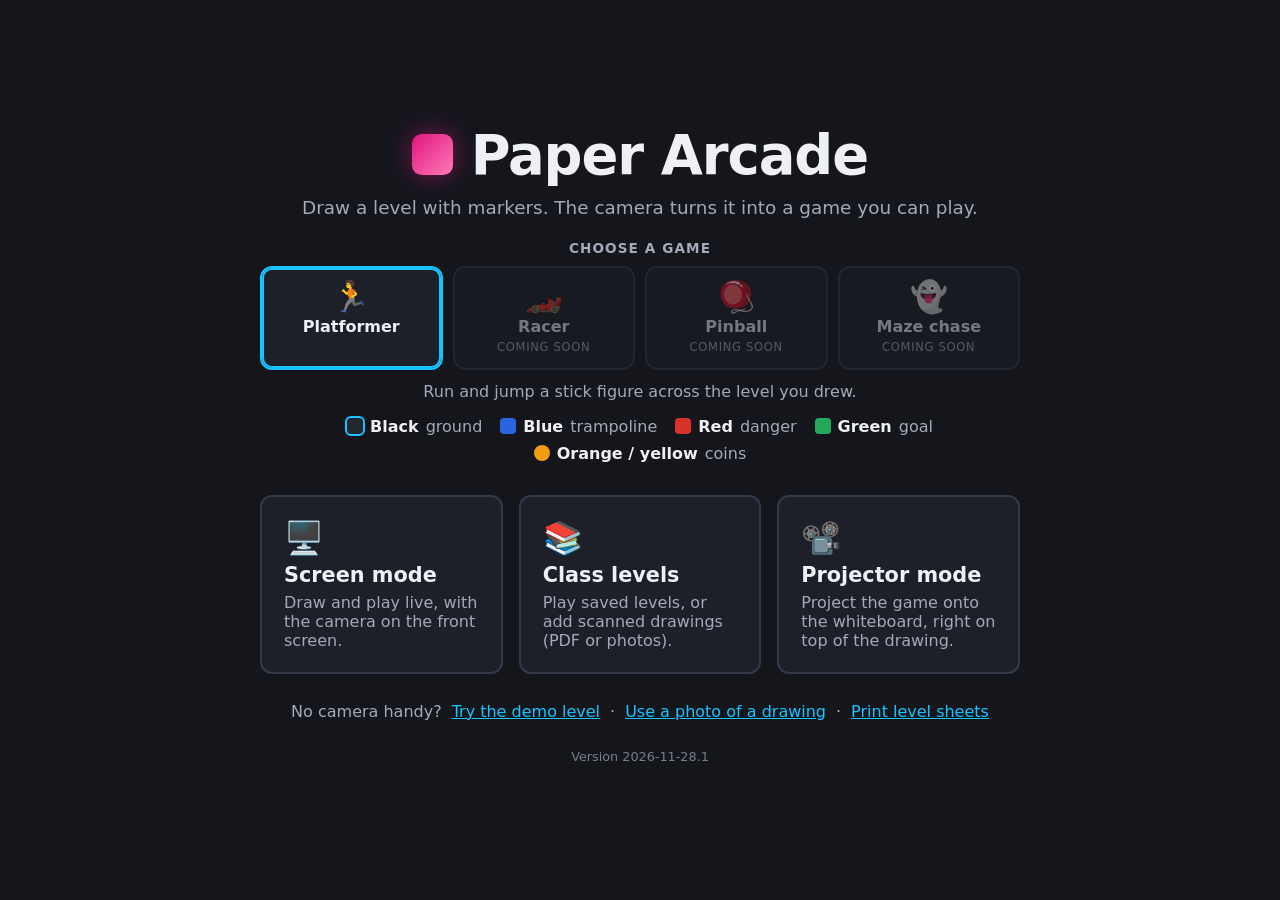
<file: index.html>
<!doctype html>
<html lang="en">
<head>
  <meta charset="utf-8">
  <meta name="viewport" content="width=device-width, initial-scale=1, viewport-fit=cover">
  <meta name="theme-color" content="#14161c">
  <meta name="mobile-web-app-capable" content="yes">
  <meta name="apple-mobile-web-app-capable" content="yes">
  <meta name="apple-mobile-web-app-status-bar-style" content="black-translucent">
  <title>Paper Arcade</title>
  <link rel="icon" href="favicon.svg" type="image/svg+xml">
  <link rel="manifest" href="manifest.webmanifest">
  <link rel="stylesheet" href="css/style.css">
</head>
<body>

  <!-- ============ START ============ -->
  <section id="start" class="screen active" aria-labelledby="title">
    <div class="start-inner">
      <h1 id="title"><span class="logo" aria-hidden="true"></span> Paper Arcade</h1>
      <p class="lede">Draw a level with markers. The camera turns it into a game you can play.</p>

      <h2 class="pick-title">Choose a game</h2>
      <div class="game-picker" id="game-picker" role="radiogroup" aria-label="Choose a game"></div>
      <p class="game-tagline" id="game-tagline"></p>

      <ul class="legend" id="legend" aria-label="Marker colour key"></ul>

      <div class="mode-cards">
        <button class="mode-card" id="btn-screen">
          <span class="mode-icon" aria-hidden="true">🖥️</span>
          <span class="mode-name">Screen mode</span>
          <span class="mode-desc">Draw and play live, with the camera on the front screen.</span>
        </button>
        <button class="mode-card" id="btn-library">
          <span class="mode-icon" aria-hidden="true">📚</span>
          <span class="mode-name">Class levels</span>
          <span class="mode-desc">Play saved levels, or add scanned drawings (PDF or photos).</span>
        </button>
        <button class="mode-card" id="btn-projector">
          <span class="mode-icon" aria-hidden="true">📽️</span>
          <span class="mode-name">Projector mode</span>
          <span class="mode-desc">Project the game onto the whiteboard, right on top of the drawing.</span>
        </button>
      </div>

      <div class="alt-sources">
        <span>No camera handy?</span>
        <button class="link" id="btn-demo">Try the demo level</button>
        <span aria-hidden="true">·</span>
        <label class="link" for="photo-input" tabindex="0">Use a photo of a drawing</label>
        <span aria-hidden="true">·</span>
        <a class="link" href="template.html" target="_blank" rel="noopener">Print level sheets</a>
        <input type="file" id="photo-input" accept="image/*" hidden>
      </div>
      <p class="version" id="version"></p>
    </div>
  </section>

  <!-- ============ SETUP ============ -->
  <section id="setup" class="screen" aria-label="Setup">
    <div class="setup-preview">
      <canvas id="setup-canvas" aria-label="Camera preview. Click the four corners of the paper."></canvas>
      <video id="video" playsinline muted hidden></video>
    </div>
    <aside class="setup-panel">
      <button class="link back" data-goto="start">← Back</button>
      <h2>Set up</h2>

      <div class="step" id="step-camera">
        <h3><span class="num">1</span> Camera</h3>
        <label class="field">Camera
          <select id="camera-select"></select>
        </label>
        <p class="hint" id="camera-hint">Point the camera straight down at the paper or whiteboard. Even light, no lamp right above.</p>
        <div class="row orient" role="group" aria-label="Camera orientation">
          <button id="btn-rotate" class="secondary" title="Rotate 90°">⟳ Rotate</button>
          <button id="btn-fliph" class="secondary" aria-pressed="false" title="Mirror left–right">⇋ Flip</button>
          <button id="btn-flipv" class="secondary" aria-pressed="false" title="Flip upside down">⇵ Flip</button>
        </div>
        <p class="hint small">Make the preview match what you see when you look at the paper.</p>
        <div class="row">
          <button id="btn-lock" class="secondary">Lock colours</button>
          <button id="btn-freeze" class="secondary" aria-pressed="false" hidden title="Hold the picture still while you set the corners">📸 Hold picture</button>
        </div>
        <p class="hint small" id="rotate-tip" hidden>Tip: turn on your phone's <b>rotation lock</b>, so the screen doesn't spin while the camera points down.</p>
        <p class="status" id="lock-status" role="status"></p>
      </div>

      <div class="step" id="step-projector" hidden>
        <h3><span class="num">2</span> Projector</h3>
        <p class="hint">Point the projector at the whiteboard. Then:</p>
        <ol class="hint steps-list">
          <li><button id="btn-proj-open" class="secondary">📽️ Open projector window</button><br>Drag it onto the projector screen and click it to fill the screen.</li>
          <li>Make sure the camera can see the whole projected picture.</li>
          <li><button id="btn-proj-lineup" class="secondary" disabled>🎯 Line up</button><br>The projector shows a few dots; keep the camera still and stand clear for a few seconds.</li>
        </ol>
        <p class="status" id="proj-status" role="status"></p>
      </div>

      <div class="step" id="step-corners">
        <h3><span class="num">2</span> Corners</h3>
        <p class="hint">Using the printed level sheet? Press <b>Find corner marks</b>. Otherwise click the four corners of the drawing area, in any order, and drag a dot to adjust it.</p>
        <p class="corner-count" id="corner-count" role="status">0 of 4 corners</p>
        <div class="row">
          <button id="btn-find-marks" class="secondary" title="Use the black corner squares on the printed level sheet">🔍 Find corner marks</button>
          <button id="btn-reset-corners" class="secondary">Clear corners</button>
          <button id="btn-saved-corners" class="secondary" hidden>Use last setup</button>
        </div>
      </div>

      <button id="btn-play" class="primary big" disabled>Start →</button>
    </aside>
  </section>

  <!-- ============ LIBRARY ============ -->
  <section id="library" class="screen" aria-labelledby="lib-title">
    <div class="lib-inner">
      <header class="lib-head">
        <button class="link back" data-goto="start">← Back</button>
        <h2 id="lib-title">Class levels</h2>
        <div class="lib-actions">
          <label class="primary btn" for="scan-input" tabindex="0">＋ Add scans (PDF or photos)</label>
          <input type="file" id="scan-input" accept="application/pdf,image/*" multiple hidden>
          <a class="secondary btn" href="template.html" target="_blank" rel="noopener">🖨 Print level sheets</a>
          <button id="btn-export" class="secondary">⬇ Export library</button>
          <label class="secondary btn" for="lib-file-input" tabindex="0">⬆ Import library file</label>
          <input type="file" id="lib-file-input" accept=".json,application/json" hidden>
        </div>
      </header>
      <p class="lib-note">Levels are saved in this browser on this computer. Use <b>Export library</b> to copy them to Google Drive or Classroom, and <b>Import library file</b> on another computer.</p>
      <div class="lib-empty" id="lib-empty" hidden>
        <p><b>No levels yet.</b></p>
        <p>Save a level from the camera (the 💾 <b>Save level</b> button while building), or add scans: print the level sheets, let the class draw, scan the pile on the photocopier as one PDF, and add it here.</p>
      </div>
      <ul class="lib-grid" id="lib-grid"></ul>
    </div>
  </section>

  <!-- ============ GAME ============ -->
  <section id="play" class="screen" aria-label="Game">
    <div class="stage" id="stage">
      <canvas id="game-canvas" aria-label="Game. In build mode, click to move the start flag."></canvas>
      <div class="toast" id="toast" role="status" aria-live="polite"></div>

      <!-- On-screen controls for phones, tablets and touch panels -->
      <div class="touch" id="touch" aria-hidden="true">
        <div class="tzone left" id="tz-left"></div>
        <div class="tzone right" id="tz-right"></div>
        <div class="dpad" id="dpad">
          <span class="dp up">▲</span><span class="dp left">◀</span>
          <span class="dp right">▶</span><span class="dp down">▼</span>
          <span class="thumb" id="dpad-thumb"></span>
        </div>
        <div class="ab">
          <span class="tbtn b" id="tb-b">B<small id="tb-b-lbl"></small></span>
          <span class="tbtn a" id="tb-a">A<small id="tb-a-lbl"></small></span>
        </div>
      </div>

      <div class="fix-panel" id="fix-panel" hidden>
        <p><b>Fix colours.</b> Click anything the camera got wrong, then choose what it should be.</p>
        <p class="hint small" id="fix-count">No fixes yet.</p>
        <div class="row">
          <button id="btn-fix-undo" class="secondary" disabled>↶ Undo</button>
          <button id="btn-fix-reset" class="secondary" disabled>Reset all</button>
          <button id="btn-fix-done" class="primary">Done</button>
        </div>
      </div>

      <div class="fix-menu" id="fix-menu" role="menu" hidden>
        <p class="fix-menu-title" id="fix-menu-title">This should be…</p>
        <div id="fix-items"></div>
        <button role="menuitem" data-type="ignore"><span class="chip ignore"></span>Ignore (not part of the game)</button>
        <button class="fix-cancel" data-type="cancel">Cancel</button>
      </div>

      <div class="win" id="win" hidden>
        <div class="win-card" role="dialog" aria-labelledby="win-title">
          <h2 id="win-title">Level complete! 🎉</h2>
          <p class="win-stats" id="win-stats"></p>
          <div class="row center">
            <button id="btn-again" class="primary">↻ <span id="btn-again-label">Play again</span></button>
            <button id="btn-tobuild" class="secondary">✎ Change the level</button>
          </div>
        </div>
      </div>
    </div>

    <div class="toolbar" id="toolbar">
      <button id="btn-mode" class="primary run" title="Enter">▶ Play</button>
      <button id="btn-snap" class="secondary" hidden title="Hold the camera picture still, or go back to live">📸 Snap</button>
      <button id="btn-restart" class="secondary" title="R" hidden>↻<span class="lbl2"> Restart</span></button>
      <button id="btn-zoom" class="secondary" title="Zoom in and follow the player (V)" aria-pressed="false" hidden>🔍<span class="lbl"> Zoom</span></button>
      <span class="mode-pill" id="mode-pill">BUILD</span>
      <div class="level-nav" id="level-nav" hidden>
        <button id="btn-prev-level" class="secondary" title="Previous level (PageUp)" aria-label="Previous level">◀</button>
        <span class="level-name" id="level-name"></span>
        <button id="btn-next-level" class="secondary" title="Next level (PageDown)" aria-label="Next level">▶</button>
      </div>
      <span class="hint-inline" id="hint-inline">Draw, then press Play. Click the paper to move the start flag.</span>

      <div class="spacer"></div>
      <button id="btn-menu" class="secondary menu-btn" aria-expanded="false" aria-controls="tools">☰ Menu</button>

      <div class="tools" id="tools">
      <ul class="legend mini" id="legend-mini" aria-label="What the camera sees"></ul>

      <button id="btn-save" class="secondary" title="Save this level to Class levels">💾 Save</button>
      <button id="btn-levels" class="secondary" title="Class levels">📚<span class="lbl"> Class levels</span></button>
      <button id="btn-fix" class="secondary" aria-pressed="false" title="Click mistakes to correct colours">🎨 Fix colours</button>
      <details class="tune">
        <summary>Tune</summary>
        <div class="tune-panel">
          <label class="slider" title="How dark a line must be to count as ground">Black ink
            <input type="range" id="sens" min="0.4" max="0.9" step="0.01" value="0.62">
          </label>
          <label class="slider" title="How close a colour must be to a known marker colour">Colour match
            <input type="range" id="match" min="35" max="130" step="1" value="70">
          </label>
          <label class="slider" title="Join small breaks in hand-drawn lines">Join gaps
            <input type="range" id="gap" min="0" max="4" step="1" value="1">
          </label>
          <label class="slider">Touch controls
            <select id="touch-mode">
              <option value="auto" selected>Auto</option>
              <option value="on">On</option>
              <option value="off">Off</option>
            </select>
          </label>
          <div id="game-settings" class="game-settings"></div>
        </div>
      </details>
      <button id="btn-view" class="secondary" title="C">View: Camera</button>
      <button id="btn-sound" class="secondary" aria-pressed="true" title="M"><span id="sound-icon">🔊</span><span class="lbl"> Sound</span></button>
      <button id="btn-recal" class="secondary" title="Camera and corners">⚙ Setup</button>
      <button id="btn-full" class="secondary" title="F" aria-label="Fullscreen">⛶<span class="lbl"> Fullscreen</span></button>
      </div>
    </div>
  </section>

  <!-- Save level dialog -->
  <dialog id="save-dialog" class="dlg">
    <form method="dialog" id="save-form">
      <h2>Save level</h2>
      <label class="field">Level name (e.g. the student's name)
        <input type="text" id="save-name" maxlength="80" required autocomplete="off">
      </label>
      <p class="hint small">Saves the drawing and the start flag to Class levels on this computer.</p>
      <div class="row end">
        <button value="cancel" class="secondary" formnovalidate>Cancel</button>
        <button value="new" id="save-as-new" class="secondary" hidden>Save as new</button>
        <button value="save" id="save-ok" class="primary">Save</button>
      </div>
    </form>
  </dialog>

  <!-- Import review -->
  <dialog id="import-dialog" class="dlg wide">
    <h2>Add scanned levels</h2>
    <p class="hint" id="import-status" role="status">Reading files…</p>
    <ul class="import-list" id="import-list"></ul>
    <div class="row end">
      <button id="import-cancel" class="secondary">Cancel</button>
      <button id="import-ok" class="primary" disabled>Add levels</button>
    </div>
  </dialog>

  <script type="module" src="js/app.js"></script>
</body>
</html>
</file>
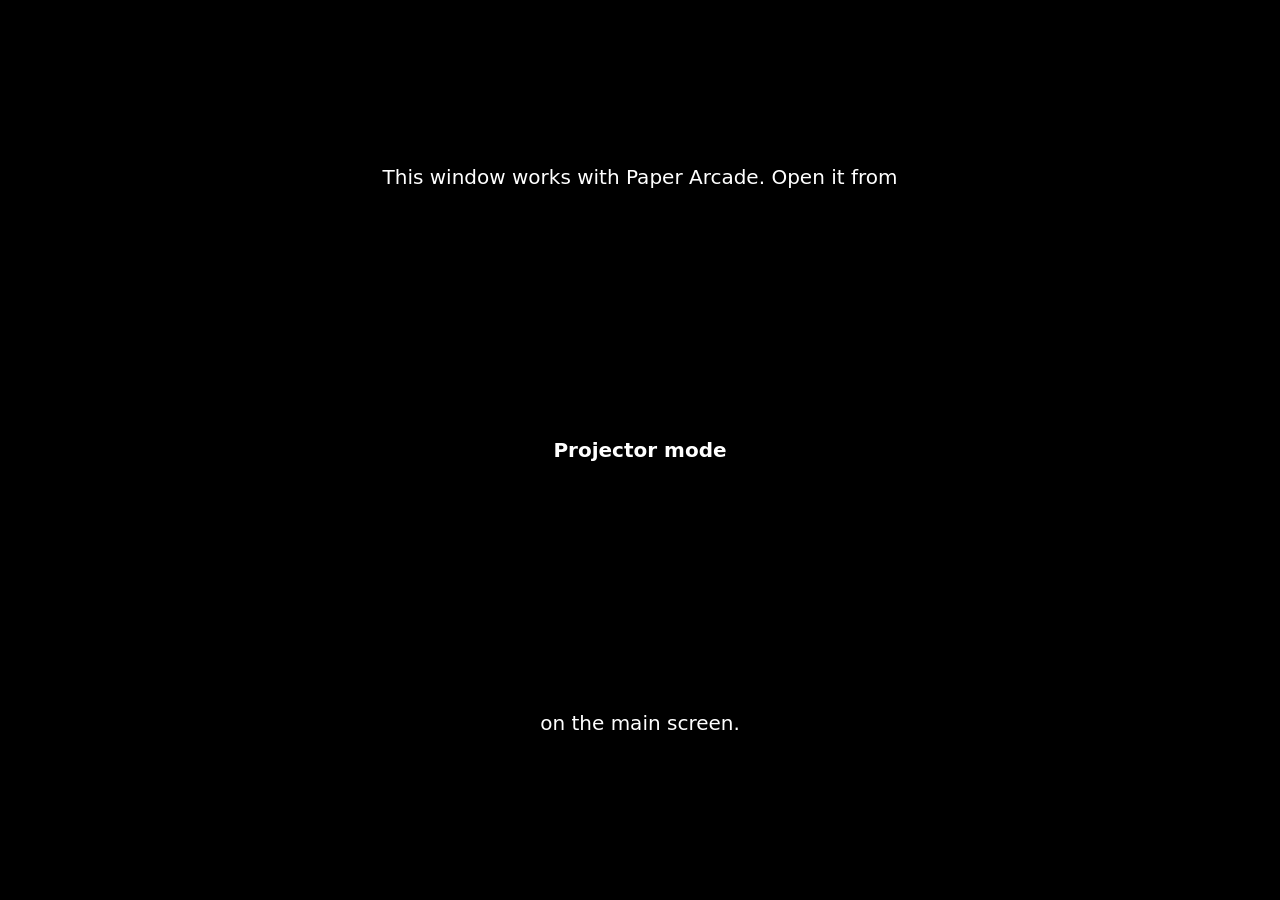
<file: projector.html>
<!doctype html>
<html lang="en">
<head>
  <meta charset="utf-8">
  <meta name="viewport" content="width=device-width, initial-scale=1">
  <title>Paper Arcade · Projector</title>
  <link rel="icon" href="favicon.svg" type="image/svg+xml">
  <style>
    html, body { margin: 0; height: 100%; background: #000; overflow: hidden; }
    canvas { display: block; width: 100vw; height: 100vh; }
    body.full { cursor: none; }
    #lost { position: fixed; inset: 0; display: none; place-items: center; color: #fff;
      font: 20px system-ui, sans-serif; text-align: center; padding: 2em; }
  </style>
</head>
<body>
  <canvas id="c" aria-label="Projected game"></canvas>
  <div id="lost">This window works with Paper Arcade. Open it from <b>Projector mode</b> on the main screen.</div>
  <script>
    // Everything here is driven by the main Paper Arcade window: this page just
    // shows what it draws, goes full screen when clicked, and passes keys back.
    const canvas = document.getElementById('c');
    const main = () => { try { return window.opener && !window.opener.closed ? window.opener.paperArcade : null; } catch { return null; } };

    function connect() {
      const pa = main();
      if (!pa) { document.getElementById('lost').style.display = 'grid'; return; }
      pa.projectorReady(window, canvas);
      requestAnimationFrame(loop);
    }
    // Draw every frame from here too, so the game keeps going even when the
    // main window is covered up (e.g. a mirrored screen).
    function loop() {
      const pa = main();
      if (!pa) { document.getElementById('lost').style.display = 'grid'; return; }
      pa.tick();
      requestAnimationFrame(loop);
    }

    document.addEventListener('click', () => {
      if (!document.fullscreenElement) document.documentElement.requestFullscreen?.().catch(() => {});
    });
    document.addEventListener('dblclick', () => { if (document.fullscreenElement) document.exitFullscreen(); });
    document.addEventListener('fullscreenchange', () => document.body.classList.toggle('full', !!document.fullscreenElement));
    // Keys pressed while this window is in front still play the game.
    document.addEventListener('keydown', (e) => main()?.keyDown(e));
    document.addEventListener('keyup', (e) => main()?.keyUp(e));
    window.addEventListener('blur', () => main()?.clearKeys());
    connect();
  </script>
</body>
</html>
</file>
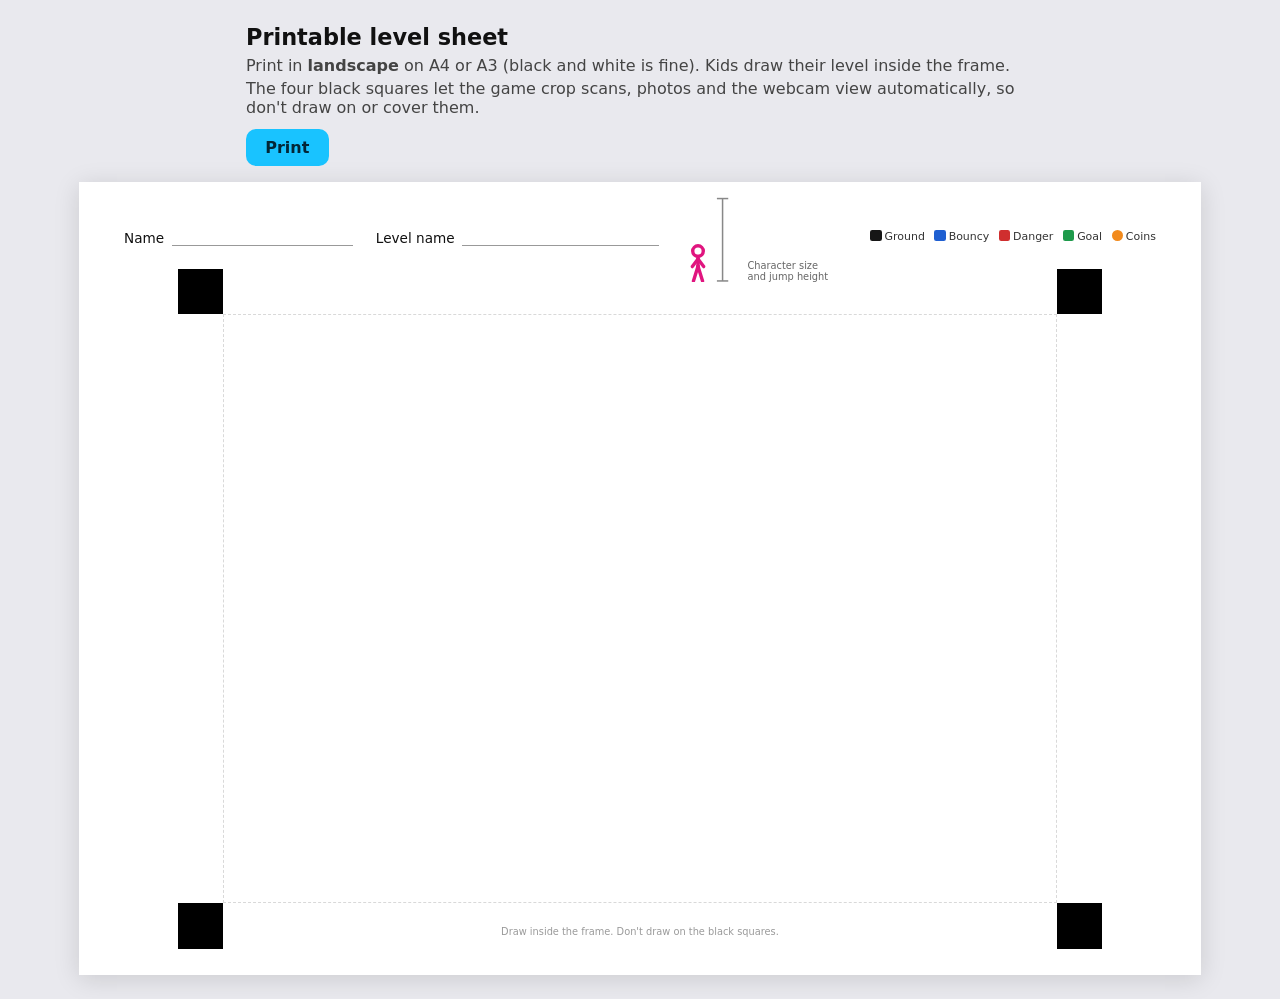
<file: template.html>
<!doctype html>
<html lang="en">
<head>
  <meta charset="utf-8">
  <meta name="viewport" content="width=device-width, initial-scale=1">
  <title>Level Sheet</title>
  <link rel="icon" href="favicon.svg" type="image/svg+xml">
  <style>
    @page { size: A4 landscape; margin: 0; }
    * { box-sizing: border-box; }
    html, body { margin: 0; background: #e9e9ee; font-family: system-ui, -apple-system, "Segoe UI", Roboto, sans-serif; color: #111; }

    .screen-note { max-width: 820px; margin: 24px auto 16px; padding: 0 16px; }
    .screen-note h1 { font-size: 1.4rem; margin: 0 0 6px; }
    .screen-note p { margin: 4px 0; color: #444; }
    .screen-note button { font: inherit; padding: 0.55em 1.2em; border: 0; border-radius: 10px; background: #19c3ff; color: #032636; font-weight: 700; cursor: pointer; margin-top: 8px; }

    /* One A4 landscape page. All positions in mm. */
    .sheet {
      width: 297mm; height: 210mm; margin: 0 auto 24px; background: #fff; position: relative;
      box-shadow: 0 4px 24px #0002;
    }
    .header {
      position: absolute; left: 12mm; right: 12mm; top: 8mm; height: 13mm;
      display: flex; align-items: center; gap: 6mm; font-size: 3.6mm;
    }
    .field { display: flex; align-items: flex-end; gap: 2mm; white-space: nowrap; }
    .field span.line { display: inline-block; border-bottom: 0.3mm solid #999; height: 5mm; }
    .key { display: flex; gap: 2.5mm; margin-left: auto; font-size: 2.9mm; color: #333; }
    .key i { display: inline-block; width: 3mm; height: 3mm; border-radius: 0.6mm; vertical-align: -0.4mm; margin-right: 0.8mm; }
    .scale { display: flex; align-items: flex-end; gap: 1.5mm; font-size: 2.6mm; color: #666; }

    /* Drawing area: exactly the game's shape (1 : 1.414). Corner squares sit just outside it. */
    .area { position: absolute; left: 38.2mm; top: 35mm; width: 220.6mm; height: 156mm; }
    .area .frame { position: absolute; inset: 0; border: 0.25mm dashed #d9d9d9; }
    .mark { position: absolute; width: 12mm; height: 12mm; background: #000; }
    .mark.tl { left: -12mm; top: -12mm; }
    .mark.tr { right: -12mm; top: -12mm; }
    .mark.br { right: -12mm; bottom: -12mm; }
    .mark.bl { left: -12mm; bottom: -12mm; }
    .hint { position: absolute; left: 0; right: 0; bottom: -9mm; text-align: center; font-size: 2.6mm; color: #9a9a9a; }

    @media print {
      html, body { background: #fff; }
      .screen-note { display: none; }
      .sheet { margin: 0; box-shadow: none; }
    }
  </style>
</head>
<body>
  <div class="screen-note">
    <h1>Printable level sheet</h1>
    <p>Print in <b>landscape</b> on A4 or A3 (black and white is fine). Kids draw their level inside the frame.</p>
    <p>The four black squares let the game crop scans, photos and the webcam view automatically, so don't draw on or cover them.</p>
    <button onclick="window.print()">Print</button>
  </div>

  <div class="sheet">
    <div class="header">
      <div class="field">Name <span class="line" style="width:48mm"></span></div>
      <div class="field">Level name <span class="line" style="width:52mm"></span></div>
      <div class="scale" title="The character and its jump, at the size they appear on this sheet">
        <svg width="16mm" height="24mm" viewBox="0 0 16 24" aria-hidden="true">
          <!-- 1 unit = 1 mm. Character is 9.3 mm tall; a jump reaches 21.8 mm. -->
          <g stroke="#e0157f" stroke-width="0.9" stroke-linecap="round" fill="none">
            <circle cx="4.5" cy="15.9" r="1.4" fill="#fff"/>
            <line x1="4.5" y1="17.3" x2="4.5" y2="19.9"/>
            <line x1="4.5" y1="19.9" x2="3.3" y2="23.8"/><line x1="4.5" y1="19.9" x2="5.7" y2="23.8"/>
            <line x1="4.5" y1="18" x2="3" y2="20"/><line x1="4.5" y1="18" x2="6" y2="20"/>
          </g>
          <g stroke="#888" stroke-width="0.4" fill="none">
            <line x1="11" y1="2" x2="11" y2="23.8"/><line x1="9.5" y1="2" x2="12.5" y2="2"/><line x1="9.5" y1="23.8" x2="12.5" y2="23.8"/>
          </g>
        </svg>
        <span>Character size<br>and jump height</span>
      </div>
      <div class="key">
        <span><i style="background:#161616"></i>Ground</span>
        <span><i style="background:#1f5fd1"></i>Bouncy</span>
        <span><i style="background:#cf2e2e"></i>Danger</span>
        <span><i style="background:#1e9a4b"></i>Goal</span>
        <span><i style="background:#f28a1c;border-radius:50%"></i>Coins</span>
      </div>
    </div>

    <div class="area">
      <div class="frame"></div>
      <div class="mark tl"></div><div class="mark tr"></div>
      <div class="mark br"></div><div class="mark bl"></div>
      <div class="hint">Draw inside the frame. Don't draw on the black squares.</div>
    </div>
  </div>
</body>
</html>
</file>
<file: css/style.css>
:root {
  --bg: #14161c;
  --panel: #1d2029;
  --panel-2: #262a35;
  --line: #343948;
  --text: #eef0f5;
  --muted: #a3a9b8;
  --accent: #19c3ff;
  --accent-ink: #032636;
  --run: #2fd27a;
  --run-ink: #052d17;
  --warn: #ffb547;
  --radius: 12px;
  font-family: system-ui, -apple-system, "Segoe UI", Roboto, sans-serif;
}

* { box-sizing: border-box; }
[hidden] { display: none !important; }
html, body { margin: 0; height: 100%; background: var(--bg); color: var(--text); }
body { overflow: hidden; height: 100dvh; -webkit-tap-highlight-color: transparent; }

button, select, input { font: inherit; color: inherit; }
button { cursor: pointer; border: 0; border-radius: 10px; padding: 0.6em 1em; background: var(--panel-2); }
button:disabled { opacity: 0.45; cursor: not-allowed; }
button:focus-visible, select:focus-visible, input:focus-visible, label.link:focus-visible {
  outline: 3px solid var(--accent); outline-offset: 2px;
}
.primary { background: var(--accent); color: var(--accent-ink); font-weight: 700; }
.secondary { background: var(--panel-2); border: 1px solid var(--line); }
.secondary:hover:not(:disabled) { border-color: var(--muted); }
.big { width: 100%; padding: 0.9em; font-size: 1.1rem; }
.link { background: none; padding: 0; color: var(--accent); text-decoration: underline; cursor: pointer; }

.screen { display: none; height: 100%; }
.screen.active { display: flex; }

/* ---------- start ---------- */
#start { overflow-y: auto; padding: max(24px, env(safe-area-inset-top)) max(16px, env(safe-area-inset-right)) max(24px, env(safe-area-inset-bottom)) max(16px, env(safe-area-inset-left)); }
.start-inner { max-width: 760px; width: 100%; text-align: center; margin: auto; }
h1 { font-size: clamp(2rem, 5vw, 3.4rem); margin: 0 0 0.2em; letter-spacing: -0.02em; }
.logo {
  display: inline-block; width: 0.75em; height: 0.75em; vertical-align: -0.02em; border-radius: 0.18em;
  background: linear-gradient(135deg, #e0157f, #ff7ab8); box-shadow: 0 0 24px #e0157f88;
}
.lede { color: var(--muted); font-size: 1.15rem; margin: 0 0 1.2em; }
.mode-cards { display: grid; grid-template-columns: repeat(auto-fit, minmax(240px, 1fr)); gap: 16px; }
.mode-card {
  display: flex; flex-direction: column; align-items: flex-start; gap: 6px; text-align: left;
  padding: 22px; background: var(--panel); border: 2px solid var(--line); border-radius: var(--radius);
}
.mode-card:hover:not(:disabled) { border-color: var(--accent); }
.mode-icon { font-size: 2rem; }
.mode-name { font-size: 1.3rem; font-weight: 700; }
.mode-desc { color: var(--muted); }
.alt-sources { margin-top: 28px; color: var(--muted); display: flex; gap: 10px; justify-content: center; flex-wrap: wrap; }

/* ---------- setup ---------- */
#setup { flex-direction: row; }
.setup-preview { flex: 1; display: flex; align-items: center; justify-content: center; padding: 16px; min-width: 0; }
#setup-canvas { max-width: 100%; max-height: 100%; border-radius: 8px; cursor: crosshair; background: #000; touch-action: none; }
.setup-panel {
  width: 340px; flex-shrink: 0; background: var(--panel); border-left: 1px solid var(--line);
  padding: 20px; overflow-y: auto; display: flex; flex-direction: column; gap: 14px;
}
.setup-panel h2 { margin: 0; }
.back { align-self: flex-start; }
.step { background: var(--panel-2); border-radius: var(--radius); padding: 14px; }
.step h3 { margin: 0 0 8px; font-size: 1rem; display: flex; align-items: center; gap: 8px; }
.num { display: inline-grid; place-items: center; width: 24px; height: 24px; border-radius: 50%;
  background: var(--accent); color: var(--accent-ink); font-size: 0.85rem; }
.hint { color: var(--muted); font-size: 0.92rem; margin: 6px 0 10px; }
.steps-list { padding-left: 1.3em; }
.steps-list li { margin-bottom: 8px; }
.steps-list button { margin: 2px 0 4px; color: var(--text); }
.field { display: flex; flex-direction: column; gap: 4px; font-size: 0.9rem; color: var(--muted); }
select { background: var(--bg); border: 1px solid var(--line); border-radius: 8px; padding: 0.5em; }
.status { font-size: 0.88rem; color: var(--muted); min-height: 1.2em; margin: 8px 0 0; }
.status.ok { color: var(--run); }
.status.warn { color: var(--warn); }
.corner-count { font-weight: 700; margin: 0 0 10px; }
.row { display: flex; gap: 8px; flex-wrap: wrap; }
#btn-play { margin-top: auto; }

@media (max-width: 800px) {
  #setup { flex-direction: column; }
  .setup-panel { width: 100%; border-left: 0; border-top: 1px solid var(--line); max-height: 50%; }
}

/* ---------- play ---------- */
#play { flex-direction: column; }
.stage { flex: 1; position: relative; min-height: 0; display: flex; align-items: center; justify-content: center; }
#game-canvas { display: block; cursor: crosshair; touch-action: none; -webkit-user-select: none; user-select: none; }
.toast {
  position: absolute; top: 20px; left: 50%; transform: translateX(-50%);
  background: #000c; color: #fff; padding: 10px 18px; border-radius: 999px; font-size: 1.15rem;
  opacity: 0; transition: opacity 0.25s; pointer-events: none; z-index: 9;
}
.toast.show { opacity: 1; }

.toolbar {
  display: flex; align-items: center; gap: 10px; flex-wrap: wrap; position: relative;
  padding: 10px max(14px, env(safe-area-inset-right)) max(10px, env(safe-area-inset-bottom)) max(14px, env(safe-area-inset-left));
  background: var(--panel); border-top: 1px solid var(--line);
  transition: opacity 0.3s;
}
.tools { display: contents; }
.lbl { display: none; }
.menu-btn { display: none; }
.toolbar.hidden { opacity: 0; pointer-events: none; }
.run { min-width: 120px; font-size: 1.1rem; background: var(--run); color: var(--run-ink); }
.run.stop { background: var(--warn); color: #3a2500; }
.mode-pill { font-weight: 800; font-size: 0.8rem; letter-spacing: 0.1em; padding: 4px 10px; border-radius: 999px;
  background: var(--accent); color: var(--accent-ink); }
.mode-pill.running { background: var(--run); color: var(--run-ink); }
.shape-count { color: var(--muted); font-size: 0.92rem; }
.spacer { flex: 1; }
.slider { display: flex; align-items: center; gap: 6px; color: var(--muted); font-size: 0.9rem; }
.slider input { width: 110px; accent-color: var(--accent); }

/* Full screen with a mouse: the toolbar floats over the game and hides when idle.
   On touch screens it stays in its own row, so it never covers the level. */
@media (pointer: fine) { :fullscreen .toolbar { position: absolute; bottom: 0; left: 0; right: 0; background: #1d2029e6; } }

/* ---------- colour key ---------- */
.legend { list-style: none; padding: 0; margin: 0 0 2em; display: flex; flex-wrap: wrap; gap: 8px 18px; justify-content: center; }
.legend li { display: flex; align-items: center; gap: 7px; color: var(--muted); }
.legend b { color: var(--text); }
.chip { width: 16px; height: 16px; border-radius: 4px; display: inline-block; flex-shrink: 0; }
.chip.black { background: #23262e; outline: 2px solid #19c3ff; }
.chip.blue { background: #2a64e0; }
.chip.red { background: #d8322a; }
.chip.green { background: #22a85a; }
.chip.orange { background: #f39c12; border-radius: 50%; }
.legend.mini { margin: 0; gap: 10px; }
.legend.mini li { font-variant-numeric: tabular-nums; font-size: 0.9rem; }
.legend.mini .chip { width: 12px; height: 12px; }

.hint-inline { color: var(--muted); font-size: 0.9rem; }
.tune { position: relative; }
.tune summary { cursor: pointer; list-style: none; padding: 0.6em 1em; border: 1px solid var(--line); border-radius: 10px; background: var(--panel-2); }
.tune summary::-webkit-details-marker { display: none; }
.tune-panel { position: absolute; bottom: calc(100% + 8px); right: 0; background: var(--panel); border: 1px solid var(--line);
  border-radius: var(--radius); padding: 14px; display: flex; flex-direction: column; gap: 12px; z-index: 5; min-width: 260px; }
.tune-panel .slider { justify-content: space-between; }

/* ---------- win card ---------- */
.win { position: absolute; inset: 0; z-index: 8; display: grid; place-items: center; background: #0006; }
.win[hidden] { display: none; }
.win-card { background: var(--panel); border: 2px solid #2ecc71; border-radius: 18px; padding: 26px 30px; text-align: center;
  box-shadow: 0 10px 50px #0008; max-width: 90%; animation: pop 0.35s cubic-bezier(.2,1.6,.4,1); }
.win-card h2 { margin: 0 0 8px; font-size: 2rem; }
.win-stats { color: var(--muted); font-size: 1.15rem; margin: 0 0 18px; }
.row.center { justify-content: center; }
@keyframes pop { from { transform: scale(0.6); opacity: 0; } to { transform: scale(1); opacity: 1; } }

@media (max-width: 1500px) { .hint-inline { display: none; } }
@media (max-width: 1450px) { .legend.mini { display: none; } }
@media (max-width: 1100px) { .level-name { max-width: 120px; } }
@media (prefers-reduced-motion: reduce) { .win-card { animation: none; } }

.hint.small { font-size: 0.82rem; margin: 6px 0 10px; }
.orient button { padding: 0.5em 0.75em; }
.orient button[aria-pressed="true"] { border-color: var(--accent); color: var(--accent); }
.tune-panel select { background: var(--bg); border: 1px solid var(--line); border-radius: 8px; padding: 0.3em 0.5em; }
.win-card.over { border-color: #ff3b30; }
#game-canvas.fixing { cursor: crosshair; }
#btn-fix[aria-pressed="true"] { border-color: var(--accent); color: var(--accent); }
.chip.ignore { background: repeating-linear-gradient(45deg, #888 0 3px, #ddd 3px 6px); }
.fix-panel { position: absolute; top: 16px; right: 16px; width: 290px; background: var(--panel); border: 2px solid var(--accent);
  border-radius: var(--radius); padding: 12px 14px; box-shadow: 0 8px 30px #0007; }
.fix-panel p { margin: 0 0 6px; font-size: 0.92rem; }
.fix-panel[hidden], .fix-menu[hidden] { display: none; }
.fix-menu { position: absolute; z-index: 10; background: var(--panel); border: 1px solid var(--line); border-radius: var(--radius);
  padding: 8px; display: flex; flex-direction: column; gap: 4px; min-width: 230px; box-shadow: 0 10px 40px #0009; }
.fix-menu-title { margin: 2px 6px 6px; font-size: 0.85rem; color: var(--muted); }
.fix-menu button { display: flex; align-items: center; gap: 10px; text-align: left; background: transparent; padding: 0.5em 0.6em; }
.fix-menu button:hover, .fix-menu button:focus-visible { background: var(--panel-2); }
.fix-menu button.current { outline: 1px dashed var(--muted); }
.fix-menu .fix-cancel { color: var(--muted); justify-content: center; }
.version { margin-top: 28px; color: var(--muted); font-size: 0.8rem; opacity: 0.7; }

/* ---------- library ---------- */
#library { overflow-y: auto; }
.lib-inner { max-width: 1200px; margin: 0 auto; padding: 20px 16px 40px; width: 100%; }
.lib-head { display: flex; align-items: center; gap: 16px; flex-wrap: wrap; }
.lib-head h2 { margin: 0; font-size: 1.6rem; }
.lib-actions { display: flex; gap: 8px; flex-wrap: wrap; margin-left: auto; }
.btn { display: inline-flex; align-items: center; border-radius: 10px; padding: 0.6em 1em; cursor: pointer; text-decoration: none; color: inherit; font-size: 1rem; }
.btn.primary { color: var(--accent-ink); }
.lib-note { color: var(--muted); font-size: 0.92rem; margin: 12px 0 18px; }
.lib-empty { background: var(--panel); border: 1px dashed var(--line); border-radius: var(--radius); padding: 18px 20px; color: var(--muted); }
.lib-empty b { color: var(--text); }
.lib-grid { list-style: none; padding: 0; margin: 0; display: grid; grid-template-columns: repeat(auto-fill, minmax(240px, 1fr)); gap: 14px; }
.lib-card { background: var(--panel); border: 1px solid var(--line); border-radius: var(--radius); overflow: hidden; display: flex; flex-direction: column; }
.lib-card .thumb { aspect-ratio: 1000 / 707; background: #fff; cursor: pointer; border: 0; padding: 0; border-radius: 0; display: block; width: 100%; }
.lib-card .thumb img { width: 100%; height: 100%; object-fit: cover; display: block; }
.lib-card .meta { padding: 10px 12px 4px; }
.lib-card .name { font-weight: 700; overflow-wrap: anywhere; }
.lib-card .date { color: var(--muted); font-size: 0.82rem; }
.lib-card .acts { display: flex; gap: 6px; padding: 8px 12px 12px; margin-top: auto; }
.lib-card .acts button { padding: 0.45em 0.7em; font-size: 0.9rem; }
.lib-card .acts .play { flex: 1; }

.level-nav { display: flex; align-items: center; gap: 6px; }
.level-nav[hidden] { display: none; }
.level-nav button { padding: 0.45em 0.7em; }
.level-name { font-weight: 700; max-width: 220px; overflow: hidden; text-overflow: ellipsis; white-space: nowrap; }

/* ---------- dialogs ---------- */
.dlg { background: var(--panel); color: var(--text); border: 1px solid var(--line); border-radius: 16px; padding: 20px 22px; width: min(440px, 92vw); }
.dlg.wide { width: min(980px, 94vw); max-height: 90vh; }
.dlg::backdrop { background: #0009; }
.dlg h2 { margin: 0 0 12px; }
.dlg input[type="text"] { background: var(--bg); border: 1px solid var(--line); border-radius: 8px; padding: 0.55em 0.7em; color: var(--text); font-size: 1rem; }
.row.end { justify-content: flex-end; margin-top: 14px; }
.import-list { list-style: none; padding: 0; margin: 0; display: grid; grid-template-columns: repeat(auto-fill, minmax(220px, 1fr)); gap: 12px; max-height: 60vh; overflow-y: auto; }
.import-item { background: var(--panel-2); border: 1px solid var(--line); border-radius: var(--radius); padding: 8px; display: flex; flex-direction: column; gap: 6px; }
.import-item.skip { opacity: 0.45; }
.import-item canvas { width: 100%; aspect-ratio: 1000 / 707; background: #fff; border-radius: 6px; display: block; }
.import-item input[type="text"] { width: 100%; font-size: 0.92rem; padding: 0.4em 0.5em; }
.import-item .badge { font-size: 0.8rem; color: var(--run); }
.import-item .badge.warn { color: var(--warn); }
.import-item .row { gap: 6px; }
.import-item .row button, .import-item .row label { font-size: 0.85rem; padding: 0.35em 0.6em; }
.import-item label.inc { display: flex; align-items: center; gap: 6px; color: var(--muted); margin-left: auto; }

/* ---------- touch controls ---------- */
.touch { position: absolute; inset: 0; pointer-events: none; display: none; z-index: 6; }
#play.touch-on.playing .touch { display: block; }
.touch .dpad, .touch .ab { pointer-events: none; position: absolute; }
/* The two halves of the screen take the touches; the pad and buttons just show them. */
.tzone { position: absolute; top: 0; bottom: 0; width: 50%; pointer-events: auto; touch-action: none;
  -webkit-user-select: none; user-select: none; -webkit-touch-callout: none; -webkit-tap-highlight-color: transparent; }
.tzone.left { left: 0; } .tzone.right { right: 0; }
.dpad { width: var(--dpad, 150px); height: var(--dpad, 150px); border-radius: 50%;
  background: rgba(20, 22, 28, 0.55); border: 2px solid rgba(255, 255, 255, 0.25);
  left: max(16px, env(safe-area-inset-left)); bottom: 16px; }
.dp { position: absolute; color: rgba(255, 255, 255, 0.7); font-size: calc(var(--dpad, 150px) * 0.15); line-height: 1;
  transform: translate(-50%, -50%); transition: color 0.08s, transform 0.08s; }
.dp.up { left: 50%; top: 17%; } .dp.down { left: 50%; top: 83%; }
.dp.left { left: 17%; top: 50%; } .dp.right { left: 83%; top: 50%; }
.dp.on { color: #fff; transform: translate(-50%, -50%) scale(1.3); }
.dpad .thumb { position: absolute; left: 50%; top: 50%; width: 38%; height: 38%; border-radius: 50%;
  background: rgba(255, 255, 255, 0.22); border: 2px solid rgba(255, 255, 255, 0.45); transform: translate(-50%, -50%); }
.ab { right: max(16px, env(safe-area-inset-right)); bottom: 16px; width: calc(var(--btn, 76px) * 2.2); height: calc(var(--btn, 76px) * 1.9); }
.tbtn { position: absolute; width: var(--btn, 76px); height: var(--btn, 76px); border-radius: 50%; padding: 0;
  display: flex; flex-direction: column; align-items: center; justify-content: center; line-height: 1;
  font-size: calc(var(--btn, 76px) * 0.36); font-weight: 800; color: #fff; transition: transform 0.06s;
  border: 2px solid rgba(255, 255, 255, 0.4); box-shadow: 0 4px 12px #0006; }
.tbtn.a { right: 0; top: 0; background: rgba(224, 21, 127, 0.8); }
.tbtn.b { left: 0; bottom: 0; background: rgba(58, 123, 255, 0.75); }
.tbtn.on { transform: scale(0.9); filter: brightness(1.35); }
.tbtn small { font-size: 0.4em; font-weight: 700; letter-spacing: 0.04em; text-transform: uppercase; opacity: 0.9; margin-top: 2px; }
.tbtn small:empty { display: none; }
/* Side layout (landscape): controls centred in the space beside the level */
.stage.touch-side .dpad, .stage.touch-side .ab { bottom: auto; top: 58%; transform: translateY(-50%); }

/* ---------- small and touch screens ---------- */
@media (max-width: 1000px), (pointer: coarse) and (max-width: 1400px) {
  .menu-btn { display: inline-flex; }
  .mode-pill, .hint-inline { display: none; }
  .tools {
    display: none; position: absolute; right: max(10px, env(safe-area-inset-right)); bottom: calc(100% + 8px); z-index: 20;
    flex-direction: column; align-items: stretch; gap: 8px; min-width: 240px; max-height: 70dvh; overflow-y: auto;
    background: var(--panel); border: 1px solid var(--line); border-radius: var(--radius); padding: 10px; box-shadow: 0 10px 40px #0009;
  }
  .toolbar.open .tools { display: flex; }
  .tools > button, .tools .tune summary { text-align: left; }
  .tools .lbl { display: inline; }
  .tools .legend.mini { display: flex !important; justify-content: space-between; padding: 4px 6px; }
  .tune-panel { position: static; margin-top: 8px; min-width: 0; }
  .level-name { max-width: 34vw; }
}
@media (pointer: coarse) {
  button, .tune summary, select { min-height: 44px; }
  .toolbar { gap: 8px; }
  .run { min-width: 96px; }
}
@media (max-width: 560px) {
  .run { min-width: 0; }
  .lbl2 { display: none; }
  .toolbar { flex-wrap: nowrap; }
  .level-nav button { padding: 0.45em 0.55em; }
  .lib-actions { margin-left: 0; }
  .lib-head h2 { font-size: 1.3rem; }
  .fix-panel { left: 10px; right: 10px; width: auto; }
  .win-card { padding: 20px 18px; }
  .win-card h2 { font-size: 1.5rem; }
}

/* ---------- game picker ---------- */
.pick-title { font-size: 0.85rem; font-weight: 700; letter-spacing: 0.08em; text-transform: uppercase; color: var(--muted); margin: 0 0 10px; }
.game-picker { display: grid; grid-template-columns: repeat(auto-fit, minmax(150px, 1fr)); gap: 10px; margin-bottom: 18px; }
.game-card { display: flex; flex-direction: column; align-items: center; gap: 4px; padding: 14px 10px; text-align: center;
  background: var(--panel); border: 2px solid var(--line); border-radius: var(--radius); position: relative; }
.game-card .g-icon { font-size: 1.9rem; line-height: 1; }
.game-card .g-name { font-weight: 700; }
.game-card .g-soon { font-size: 0.72rem; color: var(--muted); text-transform: uppercase; letter-spacing: 0.06em; }
.game-card[aria-checked="true"] { border-color: var(--accent); box-shadow: 0 0 0 2px var(--accent) inset; }
.game-card:hover:not(:disabled) { border-color: var(--accent); }
.game-tagline { color: var(--muted); margin: -6px 0 14px; min-height: 1.3em; }
.game-settings { display: flex; flex-direction: column; gap: 12px; }
.game-settings:empty { display: none; }

/* Setup on short screens (phones held sideways): keep Start in reach. */
#btn-play { position: sticky; bottom: 0; box-shadow: 0 -8px 16px var(--panel); }
@media (max-height: 500px) {
  .setup-preview { padding: 8px; }
  .setup-panel { gap: 10px; }
  .setup-panel .hint:not(.small) { display: none; }
}
</file>
